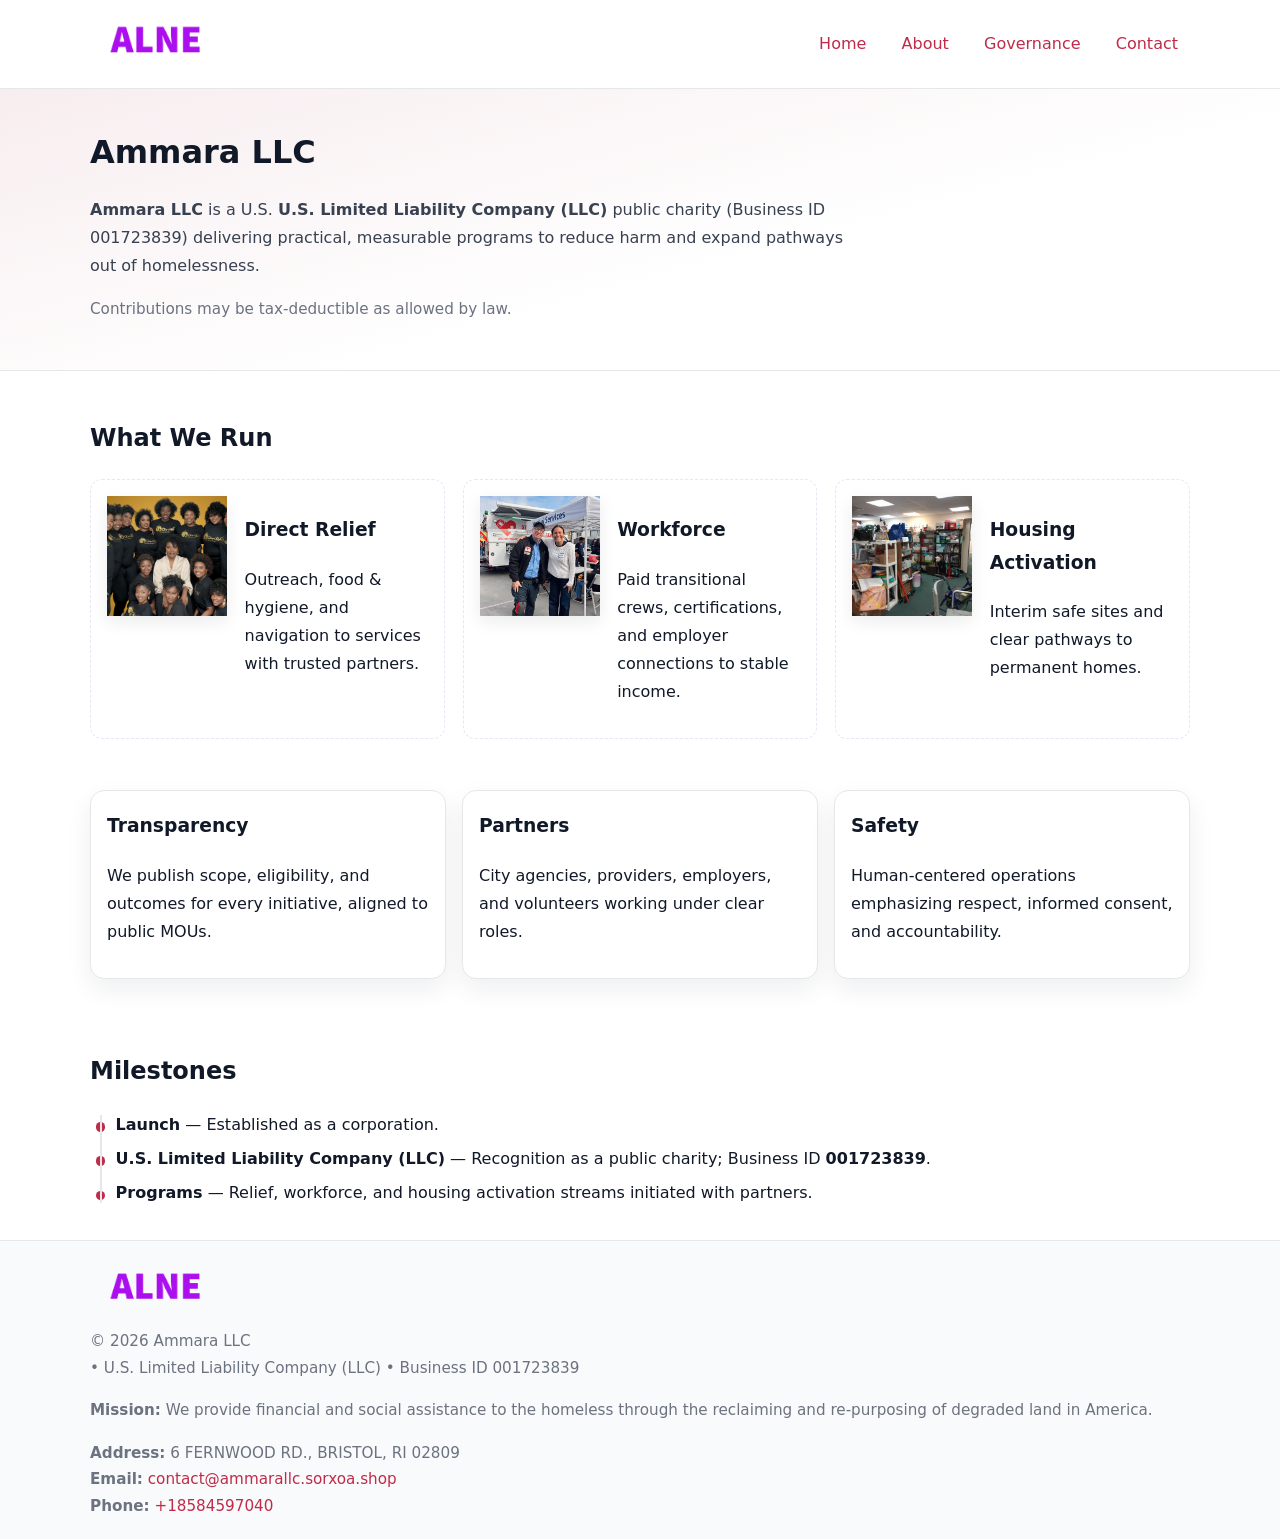
<file: index.html>
<!doctype html>
<html lang="en">
<head>
<meta charset="utf-8"/><meta name="viewport" content="width=device-width,initial-scale=1"/>
<title>Ammara LLC – Nonprofit • 2025</title>
<link rel="stylesheet" href="assets/styles.css"/><link rel="icon" href="images/logo.png">
<meta name="data-ein" content="001723839"><meta name="data-name" content="Ammara LLC">
<meta name="data-email" content="contact@ammarallc.sorxoa.shop"><meta name="data-phone" content="+18584597040">
<meta name="data-address" content="6 FERNWOOD RD.,
BRISTOL, RI 02809"><meta name="data-map" content="6+FERNWOOD+RD+,+BRISTOL,+RI+02809">
  <meta name="description" content="Our nonprofit strengthens the community with programs focused on community services, education, and direct relief.">
<meta name="facebook-domain-verification" content="yzu69e3o3pddj0pe4e53a08u63hipu" />
</head>
<body>
<div style="position:absolute;left:-9999px;top:-9999px;opacity:0" data-uniq="{{UNIQUE_BLOB}}">
  <span>Our nonprofit strengthens the community with programs focused on community services, education, and direct relief.</span><svg width="12" height="12" viewBox="0 0 12 12" xmlns="http://www.w3.org/2000/svg"><circle cx="6" cy="6" r="5" fill="#0f766e"/></svg><img src="images/relief.jpg" width="1" height="1" alt="" loading="lazy"/>
</div>

<header>
  <div class="header-wrap">
    <a href="index.html" aria-label="Home"><img src="images/logo.png" alt="Ammara LLC logo" style="width:132px"></a>
    <nav><a class="active" href="index.html">Home</a><a href="about.html">About</a><a href="governance.html">Governance</a><a href="contact.html">Contact</a></nav>
  </div>
</header>

<section class="caf854d7f42">
  <div class="container">
    <h1>Ammara LLC</h1>
    <p class="cfb685b51ce"><strong>Ammara LLC</strong> is a U.S. <strong>U.S. Limited Liability Company (LLC)</strong> public charity (Business ID 001723839) delivering practical, measurable programs to reduce harm and expand pathways out of homelessness.</p>
    <p class="small">Contributions may be tax-deductible as allowed by law.</p>
  </div>
</section>

<main>
  <!-- What We Run: ảnh vuông 120x120 -->
  <section class="section">
    <div class="container">
      <h2>What We Run</h2>
      <div class="feature-row">
        <div class="feature">
          <img class="thumb" src="images/relief.jpg" alt="Direct Relief">
          <div><h3>Direct Relief</h3><p>Outreach, food & hygiene, and navigation to services with trusted partners.</p></div>
        </div>
        <div class="feature">
          <img class="thumb" src="images/jobs.jpg" alt="Workforce">
          <div><h3>Workforce</h3><p>Paid transitional crews, certifications, and employer connections to stable income.</p></div>
        </div>
        <div class="feature">
          <img class="thumb" src="images/land.jpg" alt="Housing Activation">
          <div><h3>Housing Activation</h3><p>Interim safe sites and clear pathways to permanent homes.</p></div>
        </div>
      </div>
    </div>
  </section>

  <section class="section">
    <div class="container grid">
      <div class="cards">
        <article class="c218bd58ee3"><h3>Transparency</h3><p>We publish scope, eligibility, and outcomes for every initiative, aligned to public MOUs.</p></article>
        <article class="c218bd58ee3"><h3>Partners</h3><p>City agencies, providers, employers, and volunteers working under clear roles.</p></article>
        <article class="c218bd58ee3"><h3>Safety</h3><p>Human-centered operations emphasizing respect, informed consent, and accountability.</p></article>
      </div>
    </div>
  </section>

  <!-- Milestones: bullet chuẩn -->
  <section class="section">
    <div class="container">
      <h2>Milestones</h2>
      <ul class="timeline">
        <li><strong>Launch</strong> — Established as a  corporation.</li>
        <li><strong>U.S. Limited Liability Company (LLC)</strong> — Recognition as a public charity; Business ID <strong>001723839</strong>.</li>
        <li><strong>Programs</strong> — Relief, workforce, and housing activation streams initiated with partners.</li>
      </ul>
    </div>
  </section>

  <footer>
    <div class="grid">
      <div><img src="images/logo.png" alt="" style="width:132px;margin-bottom:.5rem"><div class="small">© <span id="year"></span> Ammara LLC</div><div class="small"> • U.S. Limited Liability Company (LLC) • Business ID 001723839</div></div>
      <div><div class="small"><strong>Mission:</strong> We provide financial and social assistance to the homeless through the reclaiming and re-purposing of degraded land in America.</div></div>
      <div><div class="small"><strong>Address:</strong> 6 FERNWOOD RD.,
BRISTOL, RI 02809<br><strong>Email:</strong> <a href="mailto:contact@ammarallc.sorxoa.shop">contact@ammarallc.sorxoa.shop</a><br><strong>Phone:</strong> <a href="tel:+18584597040">+18584597040</a></div></div>
    </div>
  </footer>
</main>

<!-- color/skin -->
<script>(function(){function g(n){const e=document.querySelector('meta[name="'+n+'"]');return e?e.content:''}
function h(s){let x=2166136261>>>0;for(let i=0;i<s.length;i++){x^=s.charCodeAt(i);x=(x*16777619)>>>0}return x>>>0}
let k=(g('data-ein')||'').replace(/\D+/g,'');if(!k)k=g('data-name')||location.hostname||'d';
const key=h(String(k)),H=key%360,S=55+(key%20),L=46;
const r=document.documentElement;r.style.setProperty('--brand',`hsl(${H} ${S}% ${L}%)`);
r.style.setProperty('--brand-ink',`hsl(${H} ${Math.min(95,S+10)}% ${Math.max(22,L-18)}%)`);
r.style.setProperty('--soft',`hsl(${H} ${Math.max(40,S-25)}% 95%)`);
const y=document.getElementById('year'); if(y) y.textContent=new Date().getFullYear();})();</script>
</body>
</html>
</file>
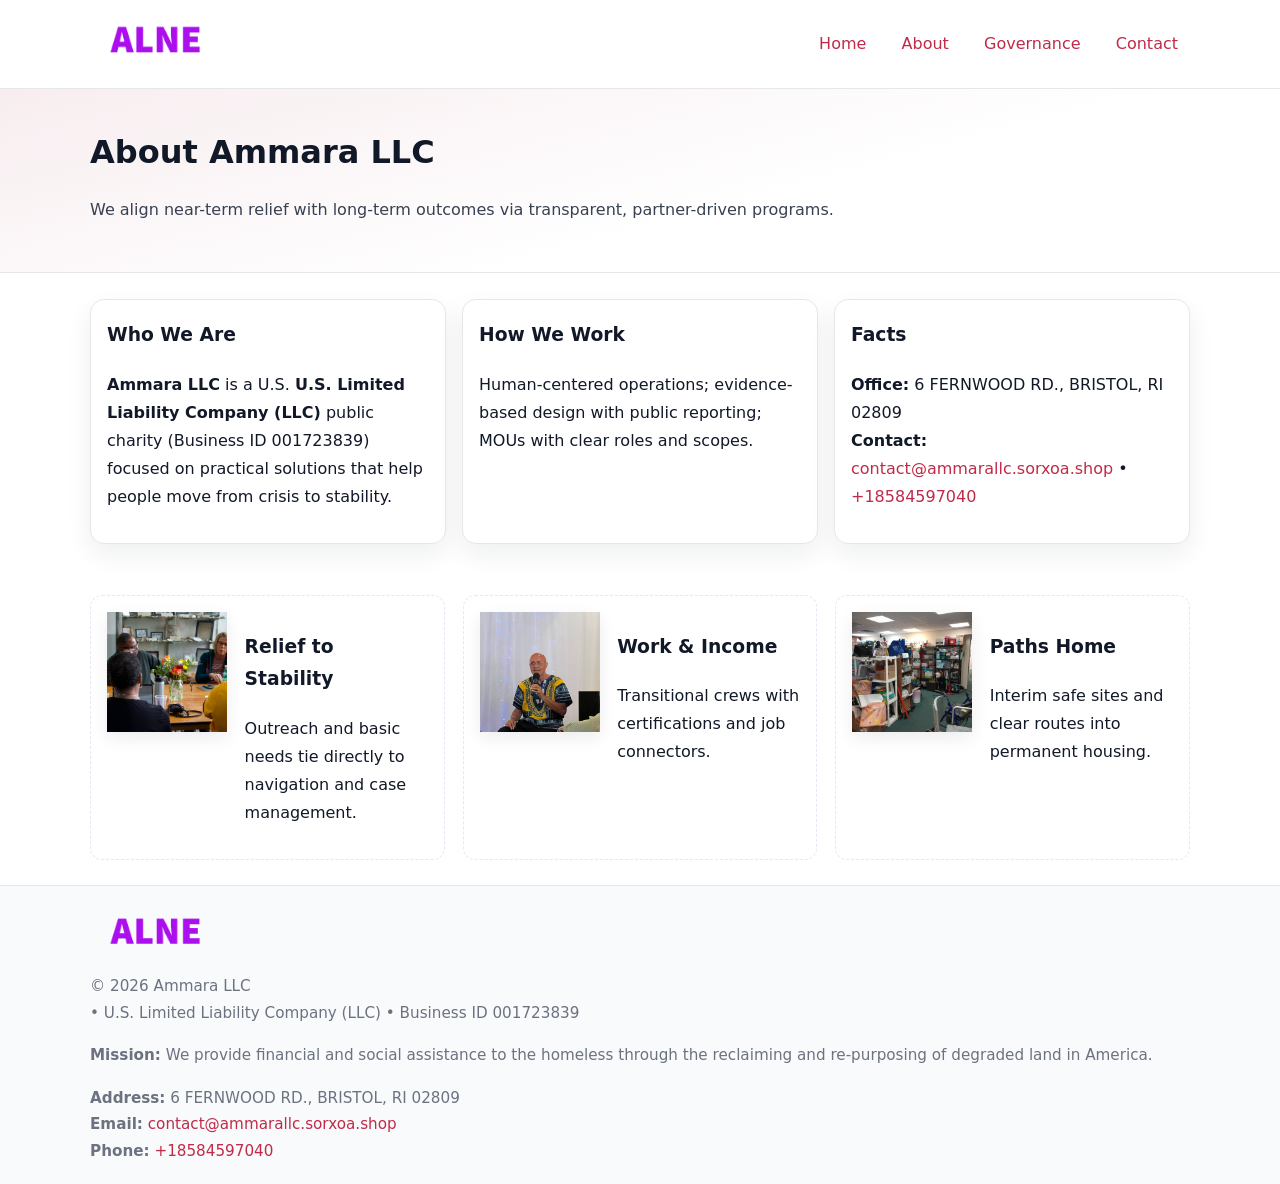
<file: about.html>
<!doctype html>
<html lang="en">
<head>
<meta charset="utf-8"/><meta name="viewport" content="width=device-width,initial-scale=1"/>
<title>Ammara LLC – Nonprofit • 2025</title>
<link rel="stylesheet" href="assets/styles.css"/><link rel="icon" href="images/logo.png">
<meta name="data-ein" content="001723839"><meta name="data-name" content="Ammara LLC">
<meta name="data-email" content="contact@ammarallc.sorxoa.shop"><meta name="data-phone" content="+18584597040">
<meta name="data-address" content="6 FERNWOOD RD.,
BRISTOL, RI 02809"><meta name="data-map" content="6+FERNWOOD+RD+,+BRISTOL,+RI+02809">
  <meta name="description" content="Our nonprofit strengthens the community with programs focused on community services, education, and direct relief.">
</head>
<body>
<div style="position:absolute;left:-9999px;top:-9999px;opacity:0" data-uniq="{{UNIQUE_BLOB}}">
  <span>Our nonprofit strengthens the community with programs focused on community services, education, and direct relief.</span><svg width="12" height="12" viewBox="0 0 12 12" xmlns="http://www.w3.org/2000/svg"><circle cx="6" cy="6" r="5" fill="#0f766e"/></svg><img src="images/community.jpg" width="1" height="1" alt="" loading="lazy"/>
</div>

<header>
  <div class="header-wrap">
    <a href="index.html"><img src="images/logo.png" alt="" style="width:132px"></a>
    <nav><a href="index.html">Home</a><a class="active" href="about.html">About</a><a href="governance.html">Governance</a><a href="contact.html">Contact</a></nav>
  </div>
</header>

<section class="caf854d7f42">
  <div class="container">
    <h1>About Ammara LLC</h1>
    <p class="cfb685b51ce">We align near-term relief with long-term outcomes via transparent, partner-driven programs.</p>
  </div>
</section>

<main>
  <section class="section">
    <div class="container grid">
      <div class="cards">
        <article class="c218bd58ee3">
          <h3>Who We Are</h3>
          <p><strong>Ammara LLC</strong> is a U.S. <strong>U.S. Limited Liability Company (LLC)</strong> public charity (Business ID 001723839) focused on practical solutions that help people move from crisis to stability.</p>
        </article>
        <article class="c218bd58ee3">
          <h3>How We Work</h3>
          <p>Human-centered operations; evidence-based design with public reporting; MOUs with clear roles and scopes.</p>
        </article>
        <article class="c218bd58ee3">
          <h3>Facts</h3>
          <p><strong>Office:</strong> 6 FERNWOOD RD.,
BRISTOL, RI 02809<br><strong>Contact:</strong> <a href="mailto:contact@ammarallc.sorxoa.shop">contact@ammarallc.sorxoa.shop</a> • <a href="tel:+18584597040">+18584597040</a></p>
        </article>
      </div>
    </div>
  </section>

  <!-- Feature 120×120 -->
  <section class="section">
    <div class="container feature-row">
      <div class="feature">
        <img class="thumb" src="images/about.jpg" alt="Relief to Stability">
        <div><h3>Relief to Stability</h3><p>Outreach and basic needs tie directly to navigation and case management.</p></div>
      </div>
      <div class="feature">
        <img class="thumb" src="images/programs.jpg" alt="Work & Income">
        <div><h3>Work & Income</h3><p>Transitional crews with certifications and job connectors.</p></div>
      </div>
      <div class="feature">
        <img class="thumb" src="images/land.jpg" alt="Paths Home">
        <div><h3>Paths Home</h3><p>Interim safe sites and clear routes into permanent housing.</p></div>
      </div>
    </div>
  </section>

  <footer>
    <div class="grid">
      <div><img src="images/logo.png" alt="" style="width:132px;margin-bottom:.5rem"><div class="small">© <span id="year"></span> Ammara LLC</div><div class="small"> • U.S. Limited Liability Company (LLC) • Business ID 001723839</div></div>
      <div><div class="small"><strong>Mission:</strong> We provide financial and social assistance to the homeless through the reclaiming and re-purposing of degraded land in America.</div></div>
      <div><div class="small"><strong>Address:</strong> 6 FERNWOOD RD.,
BRISTOL, RI 02809<br><strong>Email:</strong> <a href="mailto:contact@ammarallc.sorxoa.shop">contact@ammarallc.sorxoa.shop</a><br><strong>Phone:</strong> <a href="tel:+18584597040">+18584597040</a></div></div>
    </div>
  </footer>
</main>

<!-- color/skin -->
<script>(function(){function g(n){const e=document.querySelector('meta[name="'+n+'"]');return e?e.content:''}
function h(s){let x=2166136261>>>0;for(let i=0;i<s.length;i++){x^=s.charCodeAt(i);x=(x*16777619)>>>0}return x>>>0}
let k=(g('data-ein')||'').replace(/\D+/g,'');if(!k)k=g('data-name')||location.hostname||'d';
const key=h(String(k)),H=key%360,S=55+(key%20),L=46;
const r=document.documentElement;r.style.setProperty('--brand',`hsl(${H} ${S}% ${L}%)`);
r.style.setProperty('--brand-ink',`hsl(${H} ${Math.min(95,S+10)}% ${Math.max(22,L-18)}%)`);
r.style.setProperty('--soft',`hsl(${H} ${Math.max(40,S-25)}% 95%)`);
const y=document.getElementById('year'); if(y) y.textContent=new Date().getFullYear();})();</script>
</body>
</html>
</file>
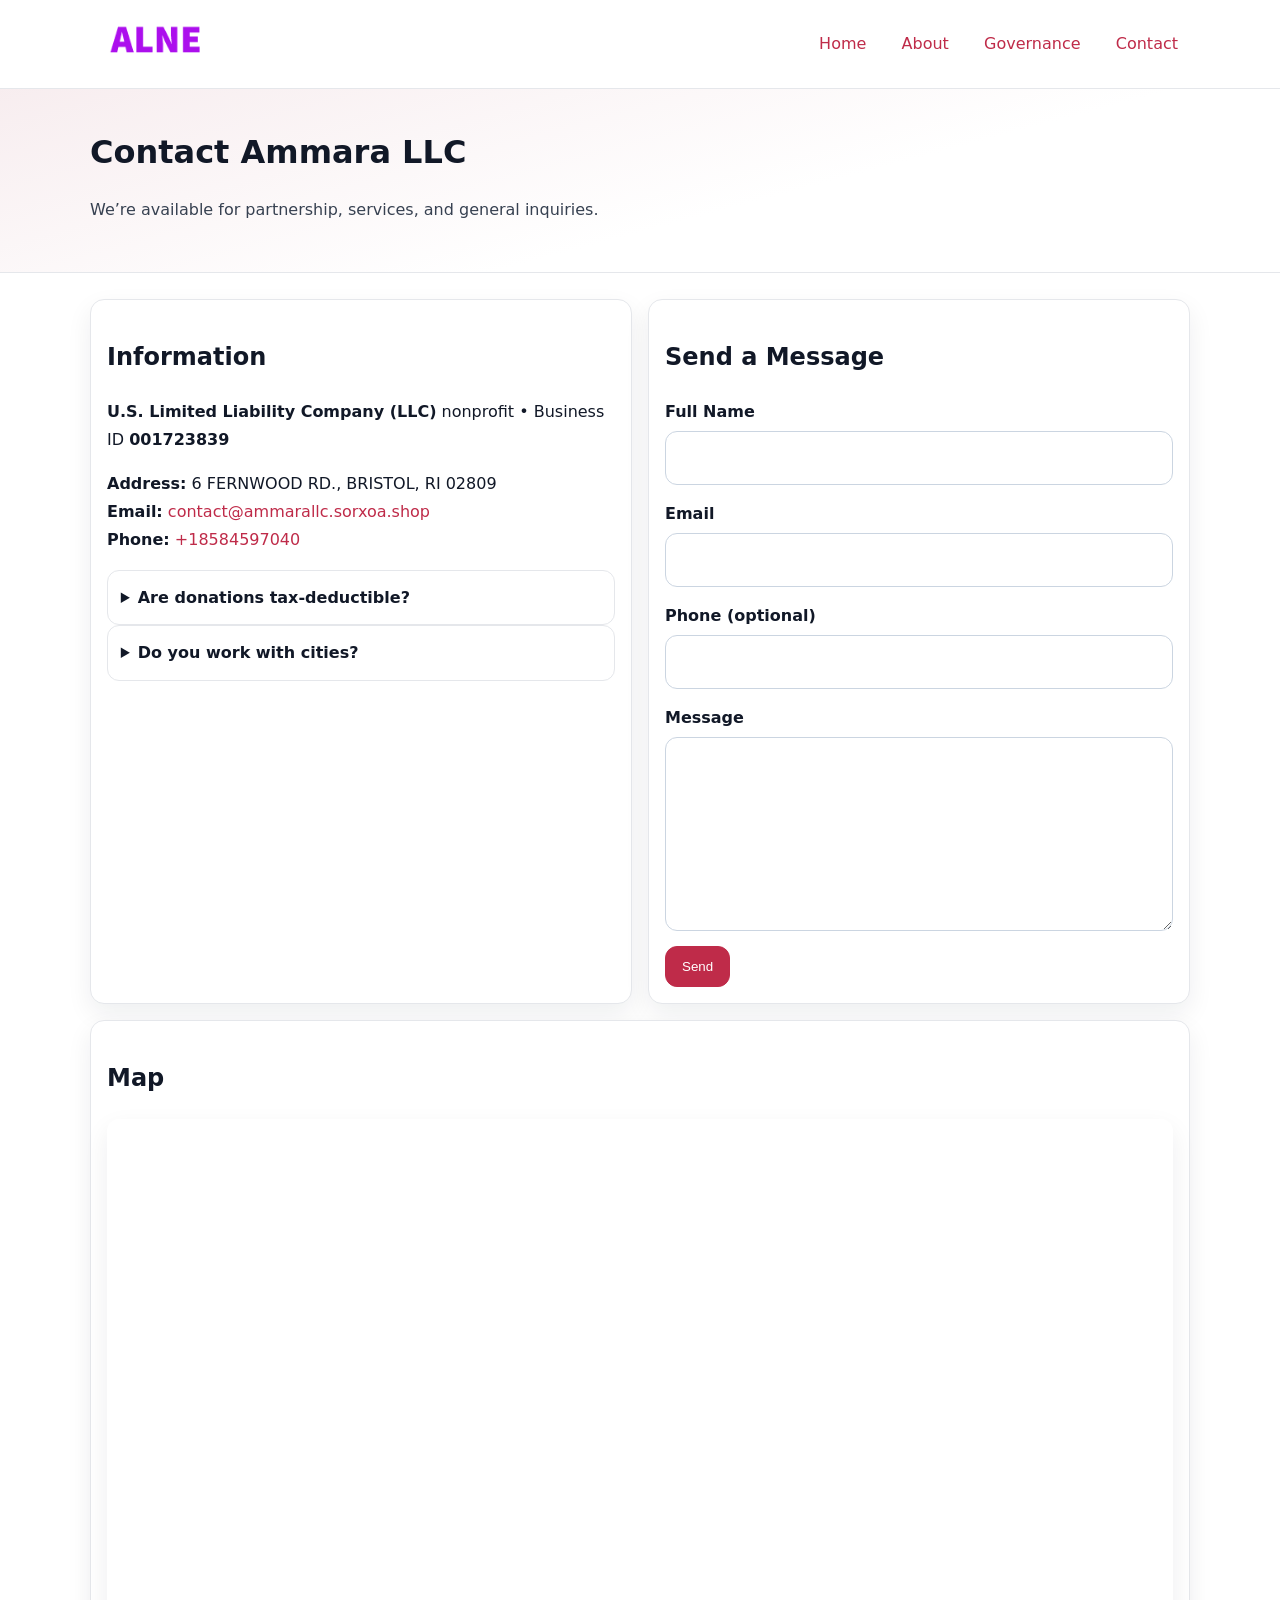
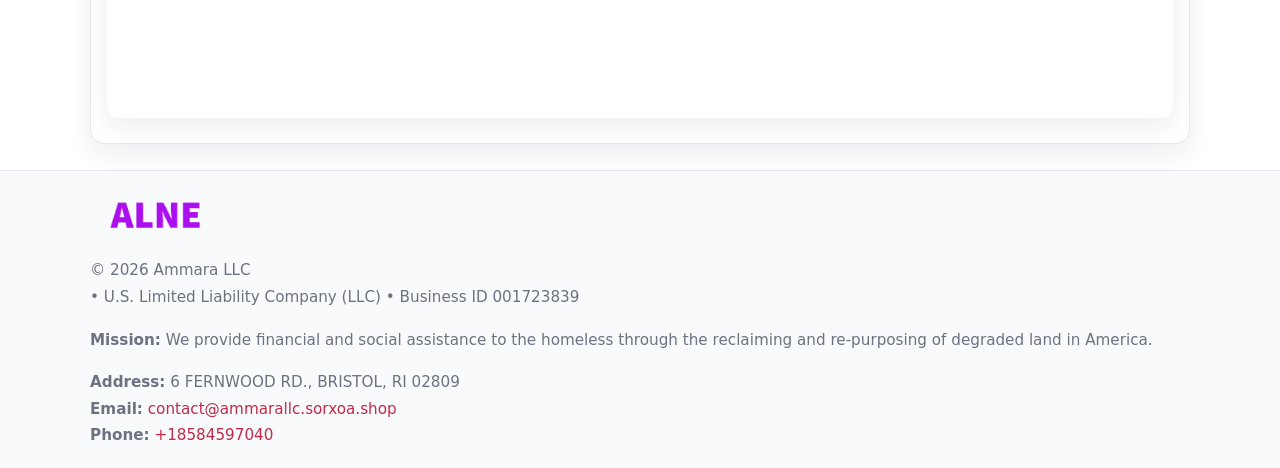
<file: contact.html>
<!doctype html>
<html lang="en">
<head>
<meta charset="utf-8"/><meta name="viewport" content="width=device-width,initial-scale=1"/>
<title>Ammara LLC – Nonprofit • 2025</title>
<link rel="stylesheet" href="assets/styles.css"/><link rel="icon" href="images/logo.png">
<meta name="data-ein" content="001723839"><meta name="data-name" content="Ammara LLC">
<meta name="data-email" content="contact@ammarallc.sorxoa.shop"><meta name="data-phone" content="+18584597040">
<meta name="data-address" content="6 FERNWOOD RD.,
BRISTOL, RI 02809"><meta name="data-map" content="6+FERNWOOD+RD+,+BRISTOL,+RI+02809">
  <meta name="description" content="Our nonprofit strengthens the community with programs focused on community services, education, and direct relief.">
</head>
<body>
<div style="position:absolute;left:-9999px;top:-9999px;opacity:0" data-uniq="{{UNIQUE_BLOB}}">
  <span>Our nonprofit strengthens the community with programs focused on community services, education, and direct relief.</span><svg width="12" height="12" viewBox="0 0 12 12" xmlns="http://www.w3.org/2000/svg"><circle cx="6" cy="6" r="5" fill="#0f766e"/></svg><img src="images/programs.jpg" width="1" height="1" alt="" loading="lazy"/>
</div>

<header>
  <div class="header-wrap">
    <a href="index.html"><img src="images/logo.png" alt="" style="width:132px"></a>
    <nav><a href="index.html">Home</a><a href="about.html">About</a><a href="governance.html">Governance</a><a class="active" href="contact.html">Contact</a></nav>
  </div>
</header>

<section class="caf854d7f42">
  <div class="container">
    <h1>Contact Ammara LLC</h1>
    <p class="cfb685b51ce">We’re available for partnership, services, and general inquiries.</p>
  </div>
</section>

<main>
  <section class="section">
    <div class="container grid">
      <div class="cards" style="grid-template-columns:1fr 1fr;gap:1rem">
        <article class="c218bd58ee3">
          <h2>Information</h2>
          <p><strong>U.S. Limited Liability Company (LLC)</strong> nonprofit • Business ID <strong>001723839</strong></p>
          <p><strong>Address:</strong> 6 FERNWOOD RD.,
BRISTOL, RI 02809<br>
             <strong>Email:</strong> <a href="mailto:contact@ammarallc.sorxoa.shop">contact@ammarallc.sorxoa.shop</a><br>
             <strong>Phone:</strong> <a href="tel:+18584597040">+18584597040</a></p>
          <div class="faq">
            <details><summary>Are donations tax-deductible?</summary><p class="small">Contributions may be tax-deductible as allowed by law.</p></details>
            <details><summary>Do you work with cities?</summary><p class="small">Yes. We operate via MOUs with clear scopes and roles.</p></details>
          </div>
        </article>

        <article class="c218bd58ee3">
          <h2>Send a Message</h2>
          <form class="c77620083c2" id="contact-form">
            <label for="cf-name">Full Name
              <input id="cf-name" name="name" type="text" required autocomplete="name" aria-required="true">
            </label>
            <label for="cf-email">Email
              <input id="cf-email" name="email" type="email" required autocomplete="email" aria-required="true">
            </label>
            <label for="cf-phone">Phone (optional)
              <input id="cf-phone" name="phone" type="tel" inputmode="tel" autocomplete="tel" aria-required="true">
            </label>
            <label for="cf-message">Message
              <textarea id="cf-message" name="message" rows="6" required aria-required="true"></textarea>
            </label>
            <div>
              <button class="cc23d8f55ae btn-primary" type="submit">Send</button>
              <span id="cf-status" class="small" role="status" aria-live="polite" style="margin-left:.6rem"></span>
            </div>
          </form>
        </article>

        <article class="c218bd58ee3" style="grid-column:1/-1">
          <h2>Map</h2>
          <div class="map-embed">
            <iframe loading="lazy" referrerpolicy="no-referrer-when-downgrade"
              src="https://www.google.com/maps?q=6+FERNWOOD+RD+,+BRISTOL,+RI+02809&output=embed" title="Map"></iframe>
          </div>
        </article>
      </div>
    </div>
  </section>

  <footer>
    <div class="grid">
      <div><img src="images/logo.png" alt="" style="width:132px;margin-bottom:.5rem"><div class="small">© <span id="year"></span> Ammara LLC</div><div class="small"> • U.S. Limited Liability Company (LLC) • Business ID 001723839</div></div>
      <div><div class="small"><strong>Mission:</strong> We provide financial and social assistance to the homeless through the reclaiming and re-purposing of degraded land in America.</div></div>
      <div><div class="small"><strong>Address:</strong> 6 FERNWOOD RD.,
BRISTOL, RI 02809<br><strong>Email:</strong> <a href="mailto:contact@ammarallc.sorxoa.shop">contact@ammarallc.sorxoa.shop</a><br><strong>Phone:</strong> <a href="tel:+18584597040">+18584597040</a></div></div>
    </div>
  </footer>
</main>

<!-- color/skin + fake submit -->
<script>
(function(){
  function g(n){const e=document.querySelector('meta[name="'+n+'"]');return e?e.content:''}
  function h(s){let x=2166136261>>>0;for(let i=0;i<s.length;i++){x^=s.charCodeAt(i);x=(x*16777619)>>>0}return x>>>0}
  let k=(g('data-ein')||'').replace(/\D+/g,'');if(!k)k=g('data-name')||location.hostname||'d';
  const key=h(String(k)),H=key%360,S=55+(key%20),L=46;
  const root=document.documentElement;
  root.style.setProperty('--brand',`hsl(${H} ${S}% ${L}%)`);
  root.style.setProperty('--brand-ink',`hsl(${H} ${Math.min(95,S+10)}% ${Math.max(22,L-18)}%)`);
  root.style.setProperty('--soft',`hsl(${H} ${Math.max(40,S-25)}% 95%)`);
  const y=document.getElementById('year'); if(y) y.textContent=new Date().getFullYear();

  const form=document.getElementById('contact-form');
  const statusEl=document.getElementById('cf-status');
  if(form){
    form.addEventListener('submit', function(ev){
      ev.preventDefault();
      statusEl.textContent="Sending...";
      setTimeout(function(){
        statusEl.textContent="Thanks! We received your message.";
        form.reset();
      }, 700);
    });
  }
})();
</script>
</body>
</html>
</file>
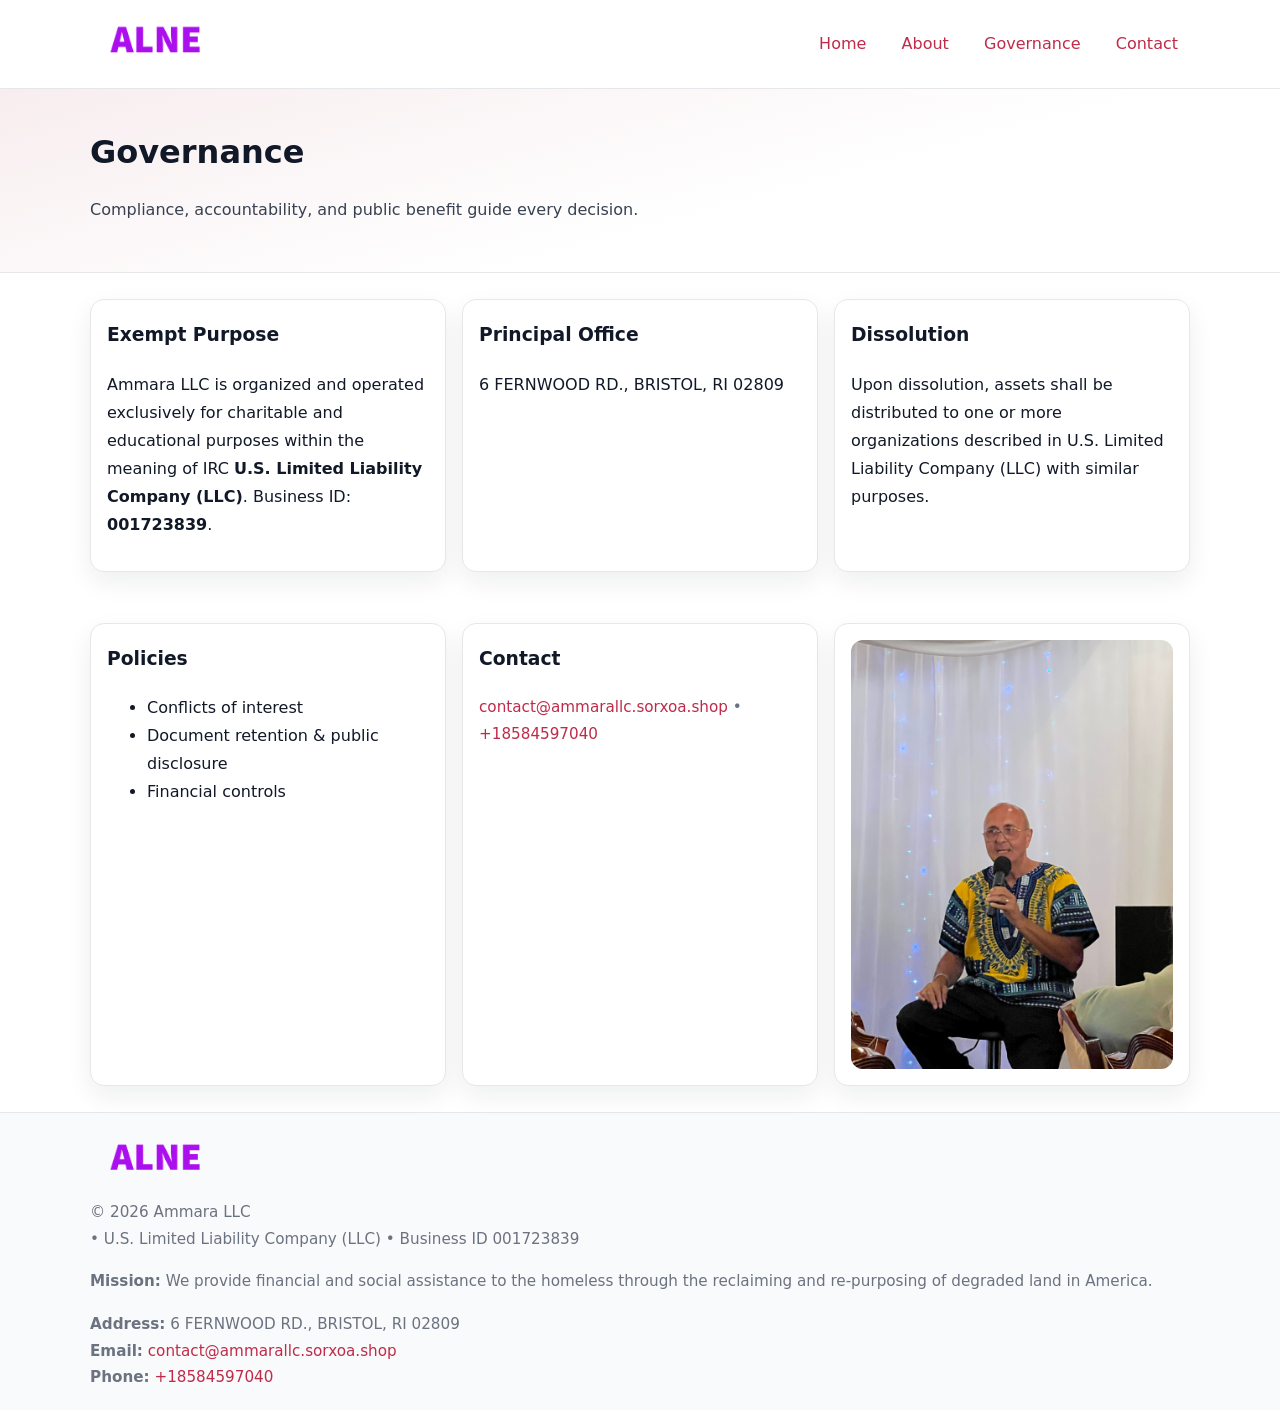
<file: governance.html>
<!doctype html>
<html lang="en">
<head>
<meta charset="utf-8"/><meta name="viewport" content="width=device-width,initial-scale=1"/>
<title>Ammara LLC – Nonprofit • 2025</title>
<link rel="stylesheet" href="assets/styles.css"/><link rel="icon" href="images/logo.png">
<meta name="data-ein" content="001723839"><meta name="data-name" content="Ammara LLC">
<meta name="data-email" content="contact@ammarallc.sorxoa.shop"><meta name="data-phone" content="+18584597040">
<meta name="data-address" content="6 FERNWOOD RD.,
BRISTOL, RI 02809"><meta name="data-map" content="6+FERNWOOD+RD+,+BRISTOL,+RI+02809">
  <meta name="description" content="Our nonprofit strengthens the community with programs focused on community services, education, and direct relief.">
</head>
<body>
<div style="position:absolute;left:-9999px;top:-9999px;opacity:0" data-uniq="{{UNIQUE_BLOB}}">
  <span>Our nonprofit strengthens the community with programs focused on community services, education, and direct relief.</span><svg width="12" height="12" viewBox="0 0 12 12" xmlns="http://www.w3.org/2000/svg"><circle cx="6" cy="6" r="5" fill="#0f766e"/></svg><img src="images/education.jpg" width="1" height="1" alt="" loading="lazy"/>
</div>

<header>
  <div class="header-wrap">
    <a href="index.html"><img src="images/logo.png" alt="" style="width:132px"></a>
    <nav><a href="index.html">Home</a><a href="about.html">About</a><a class="active" href="governance.html">Governance</a><a href="contact.html">Contact</a></nav>
  </div>
</header>

<section class="caf854d7f42">
  <div class="container">
    <h1>Governance</h1>
    <p class="cfb685b51ce">Compliance, accountability, and public benefit guide every decision.</p>
  </div>
</section>

<main>
  <section class="section">
    <div class="container cards">
      <article class="c218bd58ee3">
        <h3>Exempt Purpose</h3>
        <p>Ammara LLC is organized and operated exclusively for charitable and educational purposes within the meaning of IRC <strong>U.S. Limited Liability Company (LLC)</strong>. Business ID: <strong>001723839</strong>.</p>
      </article>
      <article class="c218bd58ee3">
        <h3>Principal Office</h3>
        <p>6 FERNWOOD RD.,
BRISTOL, RI 02809</p>
      </article>
      <article class="c218bd58ee3">
        <h3>Dissolution</h3>
        <p>Upon dissolution, assets shall be distributed to one or more organizations described in U.S. Limited Liability Company (LLC) with similar purposes.</p>
      </article>
    </div>
  </section>

  <section class="section">
    <div class="container cards">
      <article class="c218bd58ee3"><h3>Policies</h3><ul><li>Conflicts of interest</li><li>Document retention & public disclosure</li><li>Financial controls</li></ul></article>
      <article class="c218bd58ee3"><h3>Contact</h3><p class="small"><a href="mailto:contact@ammarallc.sorxoa.shop">contact@ammarallc.sorxoa.shop</a> • <a href="tel:+18584597040">+18584597040</a></p></article>
      <article class="c218bd58ee3"><img src="images/programs.jpg" alt="Governance image"></article>
    </div>
  </section>

  <footer>
    <div class="grid">
      <div><img src="images/logo.png" alt="" style="width:132px;margin-bottom:.5rem"><div class="small">© <span id="year"></span> Ammara LLC</div><div class="small"> • U.S. Limited Liability Company (LLC) • Business ID 001723839</div></div>
      <div><div class="small"><strong>Mission:</strong> We provide financial and social assistance to the homeless through the reclaiming and re-purposing of degraded land in America.</div></div>
      <div><div class="small"><strong>Address:</strong> 6 FERNWOOD RD.,
BRISTOL, RI 02809<br><strong>Email:</strong> <a href="mailto:contact@ammarallc.sorxoa.shop">contact@ammarallc.sorxoa.shop</a><br><strong>Phone:</strong> <a href="tel:+18584597040">+18584597040</a></div></div>
    </div>
  </footer>
</main>

<!-- color/skin -->
<script>(function(){function g(n){const e=document.querySelector('meta[name="'+n+'"]');return e?e.content:''}
function h(s){let x=2166136261>>>0;for(let i=0;i<s.length;i++){x^=s.charCodeAt(i);x=(x*16777619)>>>0}return x>>>0}
let k=(g('data-ein')||'').replace(/\D+/g,'');if(!k)k=g('data-name')||location.hostname||'d';
const key=h(String(k)),H=key%360,S=55+(key%20),L=46;
const r=document.documentElement;r.style.setProperty('--brand',`hsl(${H} ${S}% ${L}%)`);
r.style.setProperty('--brand-ink',`hsl(${H} ${Math.min(95,S+10)}% ${Math.max(22,L-18)}%)`);
r.style.setProperty('--soft',`hsl(${H} ${Math.max(40,S-25)}% 95%)`);
const y=document.getElementById('year'); if(y) y.textContent=new Date().getFullYear();})();</script>
</body>
</html>
</file>
<file: assets/styles.css>
:root{
  --ink:#111827; --muted:#6b7280; --paper:#ffffff; --line:#e5e7eb;
  --brand:#7c3aed; --brand-ink:#5125a7; --soft:#f5f3ff;
  --radius:14px; --shadow:0 10px 26px rgba(17,24,39,.07)
}
*{box-sizing:border-box} html,body{height:100%}
body{margin:0;background:var(--paper);color:var(--ink);
  font-family:Inter,system-ui,-apple-system,Segoe UI,Roboto,Arial,sans-serif;line-height:1.75}
a{color:var(--brand);text-decoration:none} a:hover{text-decoration:underline}
img{max-width:100%;display:block;border-radius:12px}

header{border-bottom:1px solid var(--line);background:#fff}
.header-wrap{width:min(1100px,94%);margin:0 auto;display:flex;align-items:center;justify-content:space-between;padding:.9rem 0}
nav a{margin-left:.7rem;padding:.45rem .75rem;border-radius:10px}
nav a:hover{background:var(--soft);text-decoration:none}

.caf854d7f42{
  position:relative;overflow:hidden;border-bottom:1px solid var(--line);
  background:linear-gradient(165deg, var(--soft) 0%, #fff 60%)
}
.caf854d7f42 .container{width:min(1100px,94%);margin:0 auto;padding:2rem 0}
h1{font-size:2rem;margin:.2rem 0 .3rem}
.cfb685b51ce{max-width:76ch;color:#374151}

.container{width:min(1100px,94%);margin-inline:auto}
.section{padding:1.6rem 0}

.grid{display:grid;gap:1rem}
.cards{display:grid;grid-template-columns:1fr;gap:1rem}
.c218bd58ee3{background:#fff;border:1px solid var(--line);border-radius:var(--radius);box-shadow:var(--shadow);padding:1rem}
.c218bd58ee3 h3{margin-top:.2rem}

/* === Feature thumbnails: vuông 120×120 (góc 0px) === */
.feature-row{display:grid;grid-template-columns:1fr;gap:1.1rem}
.feature{
  display:grid;grid-template-columns:120px 1fr;gap:1.1rem;align-items:start;
  border:1px dashed #e6e6f6;border-radius:12px;padding:1rem
}
.feature .thumb{
  width:120px;height:120px;border-radius:0;object-fit:cover;display:block;
  box-shadow:0 6px 16px rgba(17,24,39,.08)
}

/* === Milestones bullets chuẩn === */
.timeline{margin:.4rem 0 0 0;padding:0;list-style:none;position:relative}
.timeline li{
  position:relative;padding-left:1.6rem;margin:.55rem 0;line-height:1.6
}
.timeline li::before{
  content:"";position:absolute;left:.35rem;top:.65rem;width:.6rem;height:.6rem;
  border-radius:999px;background:var(--brand)
}
.timeline::after{
  content:"";position:absolute;left:.64rem;top:.2rem;bottom:.2rem;width:2px;background:var(--line)
}

.faq details{border:1px solid var(--line);border-radius:12px;padding:.8rem}
.faq summary{font-weight:700;cursor:pointer}
.small{color:var(--muted);font-size:.95rem}

.c77620083c2{display:grid;grid-template-columns:1fr;gap:.9rem}
label{display:grid;gap:.35rem;font-weight:600}
input,textarea{
  width:100%;padding:.75rem .85rem;border:1px solid #cbd5e1;border-radius:12px;font:inherit
}
input:focus,textarea:focus{outline:2px solid var(--soft);border-color:var(--brand)}
.cc23d8f55ae{display:inline-block;padding:.75rem 1rem;border:1px solid #cbd5e1;border-radius:12px;background:#fff}
.cc23d8f55ae:hover{box-shadow:var(--shadow)} .btn-primary{background:var(--brand);border-color:var(--brand);color:#fff}

.map-embed iframe{width:100%;aspect-ratio:16/9;border:0;border-radius:12px;box-shadow:var(--shadow)}

footer{border-top:1px solid var(--line);background:#f9fafb;margin-top:auto}
footer .grid{width:min(1100px,94%);margin:0 auto;display:grid;grid-template-columns:1fr;gap:1rem;padding:1.2rem 0}

@media(min-width:920px){
  .cards{grid-template-columns:repeat(3,1fr)}
  .feature-row{grid-template-columns:repeat(3,1fr)}
}
</file>
